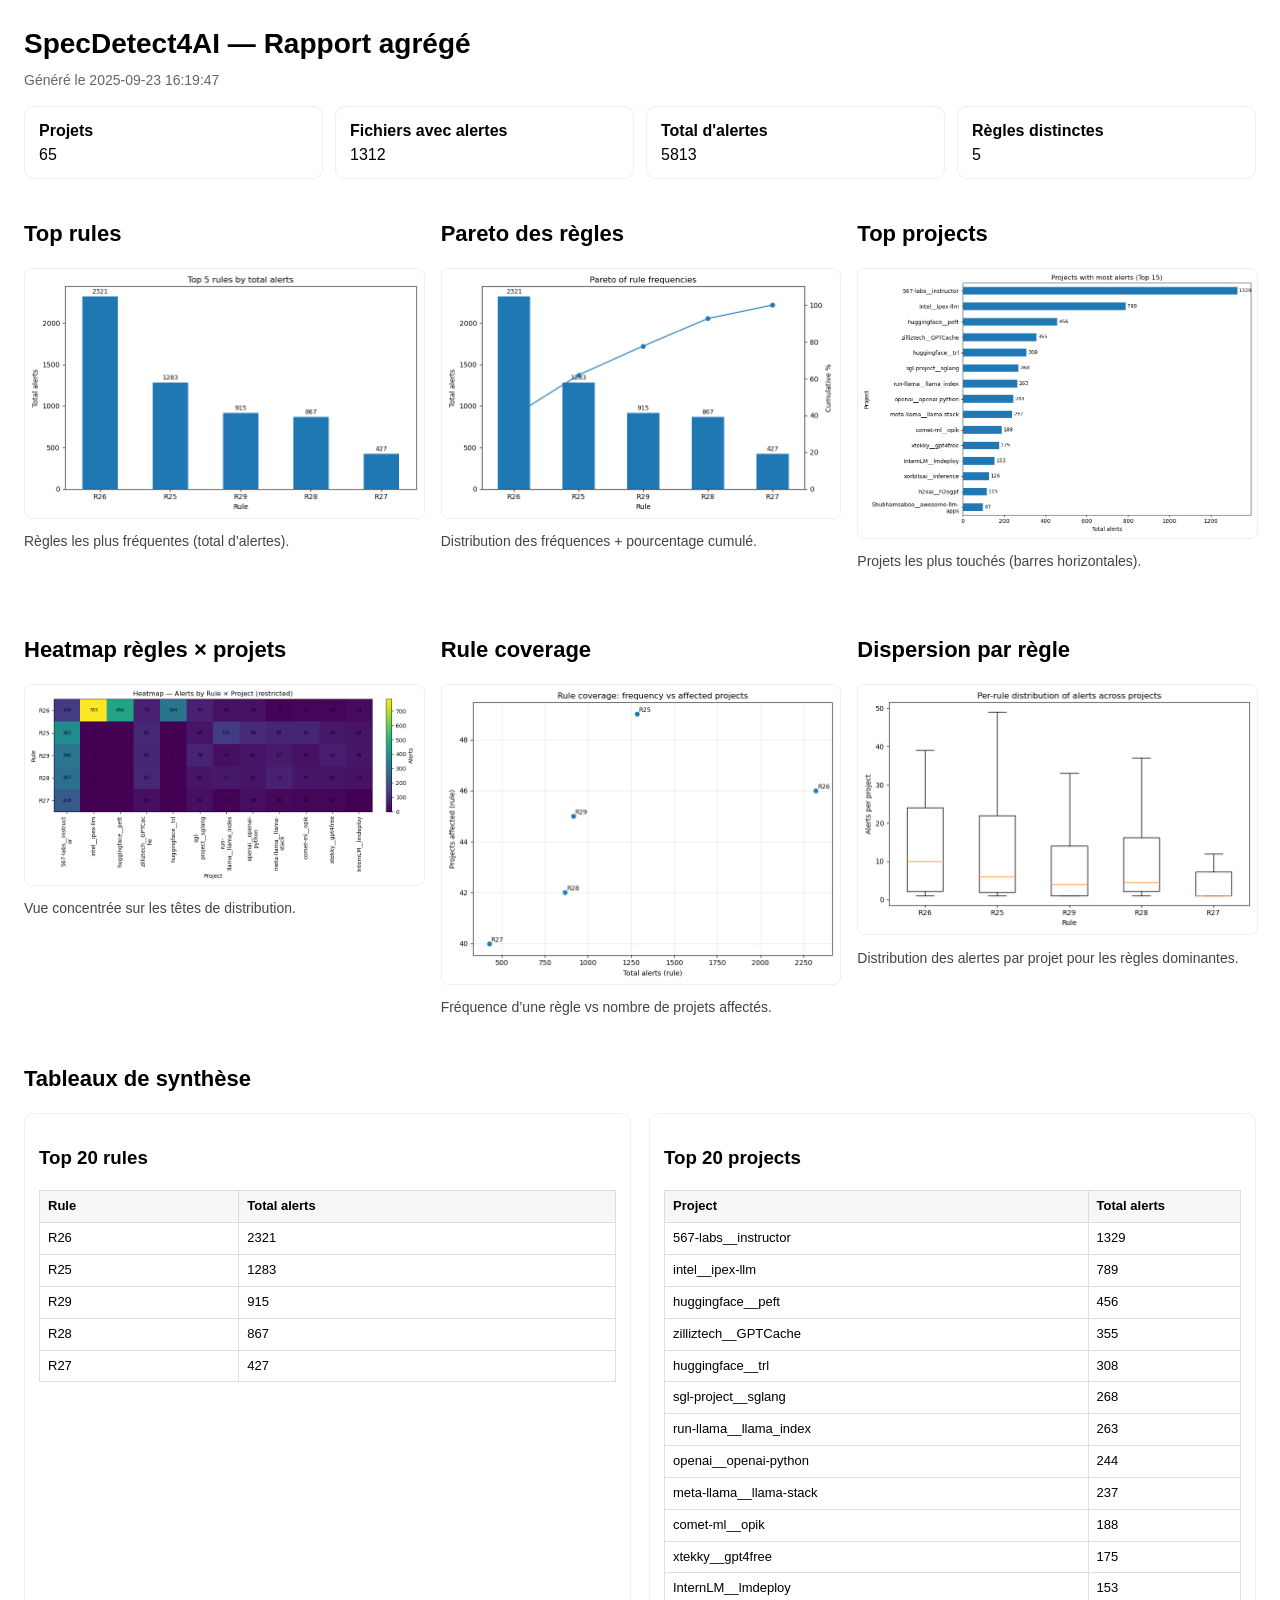
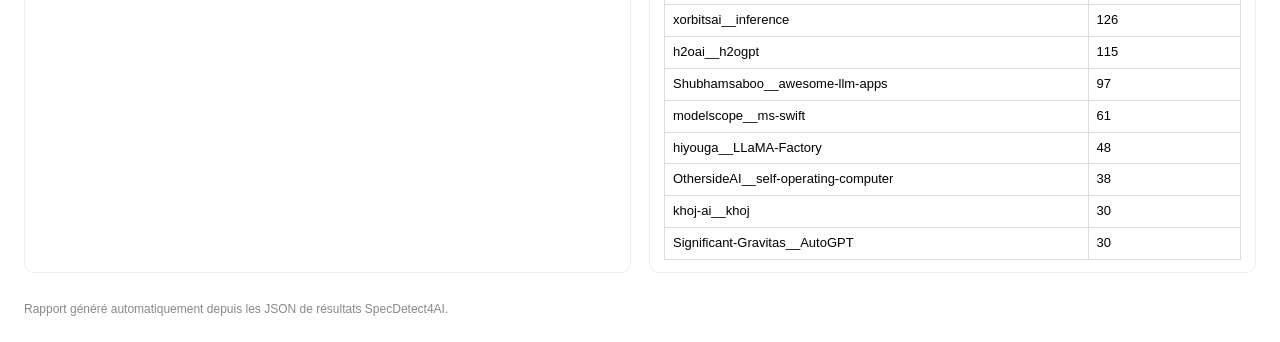
<file: extracted_metrics/report.html>
<!DOCTYPE html><html><head><meta charset='utf-8'><title>SpecDetect4AI — Rapport</title>
    <style>
      body { font-family: -apple-system, Segoe UI, Roboto, Arial, sans-serif; margin: 24px; line-height: 1.45; }
      h1 { font-size: 28px; margin-bottom: 0.2em; }
      h2 { font-size: 22px; margin-top: 1.4em; }
      .muted { color: #666; font-size: 14px; }
      .kpi { display: grid; grid-template-columns: repeat(auto-fit, minmax(180px, 1fr)); gap: 12px; margin: 16px 0 8px; }
      .card { border: 1px solid #eee; border-radius: 10px; padding: 12px 14px; }
      .grid { display: grid; grid-template-columns: repeat(auto-fit, minmax(360px, 1fr)); gap: 18px; }
      img { width: 100%; height: auto; border: 1px solid #eee; border-radius: 8px; }
      table { border-collapse: collapse; width: 100%; }
      th, td { border: 1px solid #ddd; padding: 6px 8px; }
      th { background: #f7f7f7; text-align: left; }
      .small { font-size: 13px; }
      .footer { color: #888; margin-top: 28px; font-size: 12px; }
      .caption { color: #444; font-size: 14px; margin: 6px 0 14px; }
      .two { display: grid; grid-template-columns: 1fr 1fr; gap: 18px; }
      @media (max-width: 900px) { .two { grid-template-columns: 1fr; } }
    </style>
    </head><body><h1>SpecDetect4AI — Rapport agrégé</h1><div class='muted'>Généré le 2025-09-23 16:19:47</div><div class='kpi'><div class='card'><b>Projets</b><br>65</div><div class='card'><b>Fichiers avec alertes</b><br>1312</div><div class='card'><b>Total d'alertes</b><br>5813</div><div class='card'><b>Règles distinctes</b><br>5</div></div><div class='grid'><div><h2>Top rules</h2><img src='[data-uri]' alt='top_rules'><div class='caption'>Règles les plus fréquentes (total d’alertes).</div></div><div><h2>Pareto des règles</h2><img src='[data-uri]' alt='pareto_rules'><div class='caption'>Distribution des fréquences + pourcentage cumulé.</div></div><div><h2>Top projects</h2><img src='[data-uri]' alt='top_projects'><div class='caption'>Projets les plus touchés (barres horizontales).</div></div><div><h2>Heatmap règles × projets</h2><img src='[data-uri]' alt='heatmap_rules_projects'><div class='caption'>Vue concentrée sur les têtes de distribution.</div></div><div><h2>Rule coverage</h2><img src='[data-uri]' alt='rules_coverage_scatter'><div class='caption'>Fréquence d’une règle vs nombre de projets affectés.</div></div><div><h2>Dispersion par règle</h2><img src='[data-uri]' alt='per_rule_boxplot'><div class='caption'>Distribution des alertes par projet pour les règles dominantes.</div></div></div><h2>Tableaux de synthèse</h2><div class='two'><div class='card'><h3>Top 20 rules</h3><div class='small'><table border="1" class="dataframe">
  <thead>
    <tr style="text-align: left;">
      <th>Rule</th>
      <th>Total alerts</th>
    </tr>
  </thead>
  <tbody>
    <tr>
      <td>R26</td>
      <td>2321</td>
    </tr>
    <tr>
      <td>R25</td>
      <td>1283</td>
    </tr>
    <tr>
      <td>R29</td>
      <td>915</td>
    </tr>
    <tr>
      <td>R28</td>
      <td>867</td>
    </tr>
    <tr>
      <td>R27</td>
      <td>427</td>
    </tr>
  </tbody>
</table></div></div><div class='card'><h3>Top 20 projects</h3><div class='small'><table border="1" class="dataframe">
  <thead>
    <tr style="text-align: left;">
      <th>Project</th>
      <th>Total alerts</th>
    </tr>
  </thead>
  <tbody>
    <tr>
      <td>567-labs__instructor</td>
      <td>1329</td>
    </tr>
    <tr>
      <td>intel__ipex-llm</td>
      <td>789</td>
    </tr>
    <tr>
      <td>huggingface__peft</td>
      <td>456</td>
    </tr>
    <tr>
      <td>zilliztech__GPTCache</td>
      <td>355</td>
    </tr>
    <tr>
      <td>huggingface__trl</td>
      <td>308</td>
    </tr>
    <tr>
      <td>sgl-project__sglang</td>
      <td>268</td>
    </tr>
    <tr>
      <td>run-llama__llama_index</td>
      <td>263</td>
    </tr>
    <tr>
      <td>openai__openai-python</td>
      <td>244</td>
    </tr>
    <tr>
      <td>meta-llama__llama-stack</td>
      <td>237</td>
    </tr>
    <tr>
      <td>comet-ml__opik</td>
      <td>188</td>
    </tr>
    <tr>
      <td>xtekky__gpt4free</td>
      <td>175</td>
    </tr>
    <tr>
      <td>InternLM__lmdeploy</td>
      <td>153</td>
    </tr>
    <tr>
      <td>xorbitsai__inference</td>
      <td>126</td>
    </tr>
    <tr>
      <td>h2oai__h2ogpt</td>
      <td>115</td>
    </tr>
    <tr>
      <td>Shubhamsaboo__awesome-llm-apps</td>
      <td>97</td>
    </tr>
    <tr>
      <td>modelscope__ms-swift</td>
      <td>61</td>
    </tr>
    <tr>
      <td>hiyouga__LLaMA-Factory</td>
      <td>48</td>
    </tr>
    <tr>
      <td>OthersideAI__self-operating-computer</td>
      <td>38</td>
    </tr>
    <tr>
      <td>khoj-ai__khoj</td>
      <td>30</td>
    </tr>
    <tr>
      <td>Significant-Gravitas__AutoGPT</td>
      <td>30</td>
    </tr>
  </tbody>
</table></div></div></div><div class='footer'>Rapport généré automatiquement depuis les JSON de résultats SpecDetect4AI.</div></body></html>
</file>
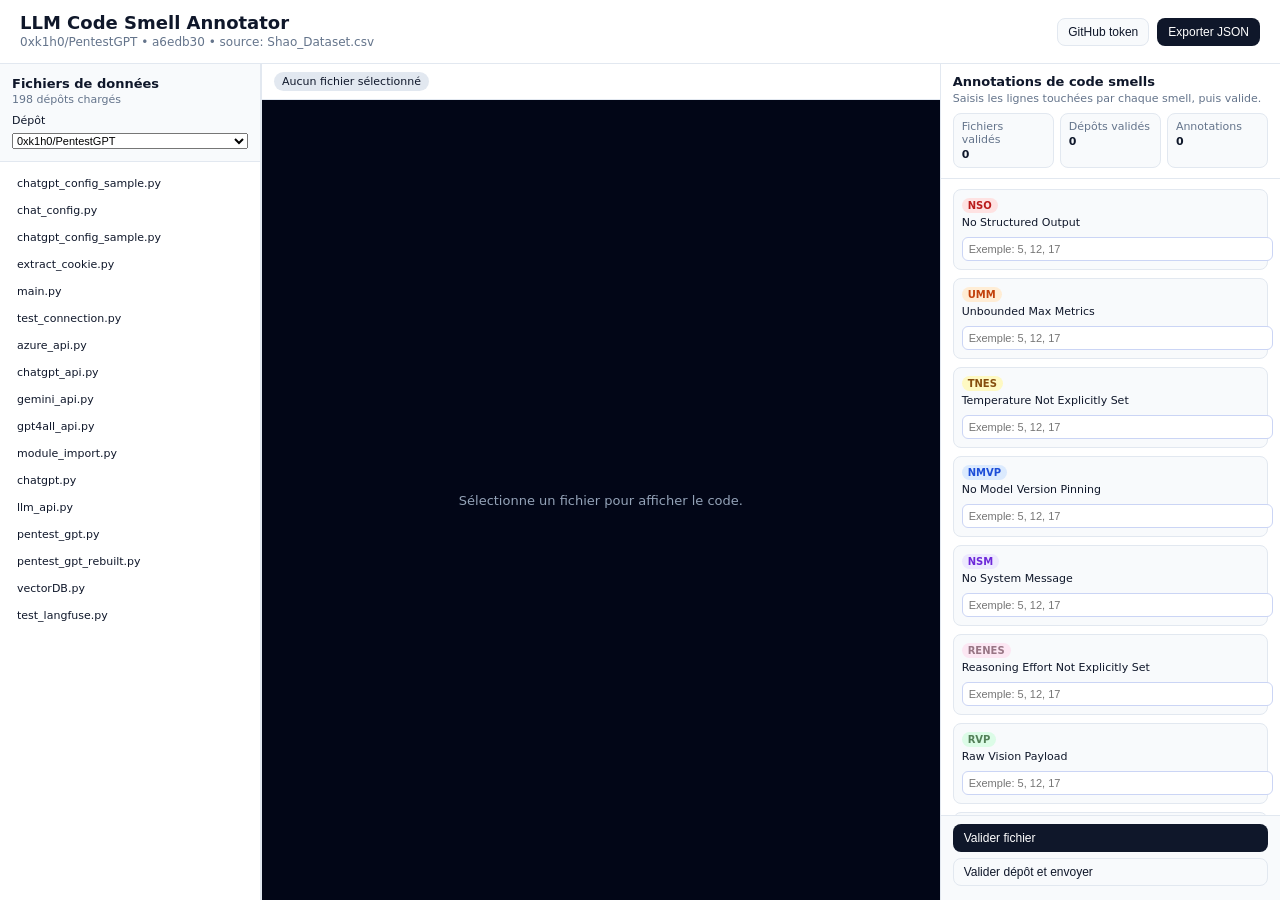
<file: Prevalence/Extraction_LLM_Files/manual.html>
<!doctype html>
<html lang="fr">
<head>
  <meta charset="utf-8">
  <title>LLM Code Smell Annotator</title>
  <meta name="viewport" content="width=device-width, initial-scale=1">
  <style>
    html, body {
      margin: 0;
      padding: 0;
      height: 100%;
      overflow: auto;
      font-family: system-ui, -apple-system, BlinkMacSystemFont, "Segoe UI", sans-serif;
      background: #f1f5f9;
      color: #0f172a;
    }
    .app {
      display: flex;
      flex-direction: column;
      height: 100%;
    }
    header {
      padding: 12px 20px;
      background: white;
      border-bottom: 1px solid #e2e8f0;
      display: flex;
      justify-content: space-between;
      align-items: center;
    }
    header h1 {
      margin: 0;
      font-size: 18px;
      font-weight: 600;
    }
    header p {
      margin: 2px 0 0;
      font-size: 12px;
      color: #64748b;
    }
    header .right {
      display: flex;
      gap: 8px;
      align-items: center;
    }
    .btn {
      border: 1px solid transparent;
      border-radius: 8px;
      padding: 6px 10px;
      font-size: 12px;
      cursor: pointer;
      display: inline-flex;
      align-items: center;
      gap: 4px;
    }
    .btn-ghost {
      background: #f8fafc;
      border-color: #e2e8f0;
      color: #0f172a;
    }
    .btn-ghost:hover {
      background: #e2e8f0;
    }
    .btn-primary {
      background: #0f172a;
      color: white;
    }
    .btn-primary:hover {
      background: #020617;
    }
    .token-panel {
      background: #e0f2fe;
      border-bottom: 1px solid #bae6fd;
      padding: 10px 20px;
    }
    .token-panel label {
      font-size: 12px;
      font-weight: 500;
      display: block;
      margin-bottom: 4px;
    }
    .token-panel input {
      width: 100%;
      max-width: 320px;
      padding: 6px 8px;
      border-radius: 8px;
      border: 1px solid #cbd5f5;
      font-size: 12px;
    }
     .layout {
      flex: 1;
      display: flex;
      min-height: 0;
      overflow: hidden;
    }
    .sidebar {
      width: 260px;
      background: white;
      border-right: 1px solid #e2e8f0;
      display: flex;
      flex-direction: column;
    }
    .sidebar-top {
      padding: 12px;
      border-bottom: 1px solid #e2e8f0;
      background: #f8fafc;
    }
    .sidebar-top h2 {
      margin: 0;
      font-size: 13px;
      font-weight: 600;
    }
    .sidebar-top p {
      margin: 2px 0 0;
      font-size: 11px;
      color: #64748b;
    }
    .field-block {
      margin-top: 8px;
    }
    .field-block label {
      display: block;
      font-size: 11px;
      font-weight: 500;
      margin-bottom: 3px;
    }
    .field-block input[type="file"],
    .field-block select {
      width: 100%;
      font-size: 11px;
    }
    .sidebar-files {
      flex: 1;
      overflow: auto;
      padding: 8px;
    }
    .file-item {
      display: flex;
      align-items: center;
      gap: 6px;
      padding: 6px 8px;
      border-radius: 6px;
      font-size: 11px;
      cursor: pointer;
      border: 1px solid transparent;
    }
    .file-item:hover {
      background: #f1f5f9;
    }
    .file-item.selected {
      background: #e0f2fe;
      border-color: #38bdf8;
    }
    .file-item.validated {
      background: #dcfce7;
      border-color: #22c55e;
    }
    .file-name {
      flex: 1;
      white-space: nowrap;
      overflow: hidden;
      text-overflow: ellipsis;
    }
    .file-badge {
      font-size: 10px;
      color: #16a34a;
    }
    .main {
      flex: 1;
      display: grid;
      grid-template-columns: minmax(0, 2.4fr) minmax(0, 1.2fr);
      border-left: 1px solid #e2e8f0;
      min-height: 0;
      overflow: hidden;

    }
    .code-panel {
      display: flex;
      flex-direction: column;
      border-right: 1px solid #e2e8f0;
      overflow: hidden;
    }
    .code-header {
      padding: 8px 12px;
      background: white;
      border-bottom: 1px solid #e2e8f0;
      display: flex;
      justify-content: space-between;
      align-items: center;
      font-size: 11px;
    }
    .code-header span.name {
      background: #e2e8f0;
      border-radius: 999px;
      padding: 3px 8px;
    }
    .code-body {
      flex: 1;
      overflow-y: auto;
      overflow-x: auto;
      background: #020617;
      min-height: 0;
      position: relative;
    }

    .code-frame {
      width: 100%;
      height: 100%;
      border: 0;
      display: none;
      background: white;
    }

    .smell-panel {
      display: flex;
      flex-direction: column;
      background: white;
    }
    .smell-header {
      padding: 10px 12px;
      border-bottom: 1px solid #e2e8f0;
    }
    .smell-header h3 {
      margin: 0;
      font-size: 13px;
      font-weight: 600;
    }
    .smell-header p {
      margin: 3px 0 0;
      font-size: 11px;
      color: #64748b;
    }
    .progress-grid {
      display: grid;
      grid-template-columns: repeat(3, minmax(0, 1fr));
      gap: 6px;
      margin-top: 8px;
    }
    .progress-card {
      background: #f8fafc;
      border-radius: 8px;
      padding: 6px 8px;
      border: 1px solid #e2e8f0;
      font-size: 10px;
    }
    .progress-card p {
      margin: 0;
    }
    .progress-card .label {
      color: #64748b;
    }
    .progress-card .value {
      font-weight: 600;
      margin-top: 2px;
      color: #0f172a;
    }
    .smell-list {
      flex: 1;
      overflow: auto;
      padding: 10px 12px;
    }
    .smell-card {
      border: 1px solid #e2e8f0;
      border-radius: 8px;
      background: #f8fafc;
      padding: 8px;
      margin-bottom: 8px;
      font-size: 11px;
    }
    .smell-card-header {
      display: flex;
      justify-content: space-between;
      align-items: flex-start;
      margin-bottom: 4px;
    }
    .smell-tag {
      display: inline-block;
      padding: 2px 6px;
      border-radius: 999px;
      font-size: 10px;
      font-weight: 600;
    }
    .tag-red { background: #fee2e2; color: #b91c1c; }
    .tag-orange { background: #ffedd5; color: #c2410c; }
    .tag-yellow { background: #fef9c3; color: #854d0e; }
    .tag-blue { background: #dbeafe; color: #1d4ed8; }
    .tag-purple { background: #ede9fe; color: #6d28d9; }
    .tag-green { background: #dcfce7; color: #538058; }
    .tag-pink { background: #fce7f3; color: #987685; }
    .tag-black { background: #d1d5db; color: #5f636c; }
    .tag-cian { background: #cffafe; color: #227389; }
    .smell-name {
      margin-top: 3px;
      font-weight: 500;
    }
    .smell-annotation-box {
      background: white;
      border-radius: 6px;
      border: 1px solid #e2e8f0;
      padding: 4px 6px;
      font-size: 11px;
      color: #0f172a;
    }
    .smell-input {
      width: 100%;
      margin-top: 4px;
      padding: 5px 6px;
      border-radius: 6px;
      border: 1px solid #cbd5f5;
      font-size: 11px;
    }
    .remove-btn {
      border: none;
      background: transparent;
      color: #b91c1c;
      cursor: pointer;
      font-size: 11px;
    }
    .smell-footer {
      padding: 8px 12px;
      border-top: 1px solid #e2e8f0;
      background: #f8fafc;
    }
    .smell-footer button {
      width: 100%;
      margin-bottom: 6px;
    }
    .status {
      font-size: 11px;
    }
    .status.error {
      color: #b91c1c;
    }
    .status.success {
      color: #15803d;
    }
    .empty-state {
      flex: 1;
      display: flex;
      align-items: center;
      justify-content: center;
      color: #94a3b8;
      font-size: 13px;
      flex-direction: column;
      gap: 8px;
      height: 100%;
      width: 100%;
    }
    .smell-panel { min-height: 0 }
    .smell-panel { overflow: hidden }

    .smell-list { min-height: 0 }
    .smell-list { overflow-y: auto }
    .smell-list { overflow-x: hidden }

    .main { min-height: 0 }
    .layout { min-height: 0 }

  </style>
</head>
<body>
<div class="app">

  <header>
    <div>
      <h1>LLM Code Smell Annotator</h1>
      <p id="repoInfo"></p>
      <p id="fileInfo"></p>
    </div>
    <div class="right">
      <button id="toggleToken" class="btn btn-ghost">GitHub token</button>
      <button id="exportJson" class="btn btn-primary">Exporter JSON</button>
    </div>
  </header>

  <div id="tokenPanel" class="token-panel" style="display:none">
    <label for="githubToken">GitHub personal access token optionnel</label>
    <input id="githubToken" type="password" placeholder="ghp_xxxxxxxxxxxxxxxxxxxx">
  </div>

  <div class="layout">
    <div class="sidebar">
      <div class="sidebar-top">
        <h2>Fichiers de données</h2>
        <p id="repoCount">Chargement...</p>

        <div class="field-block">
          <label for="repoSelect">Dépôt</label>
          <select id="repoSelect">
            <option value="">Choisir un dépôt</option>
          </select>
        </div>
      </div>

      <div class="sidebar-files" id="filesList">
        <p style="font-size:11px; color:#64748b">
          Chargement des données...
        </p>
      </div>
    </div>

    <div class="main">
      <div class="code-panel">
        <div class="code-header">
          <span class="name" id="fileNameBadge">Aucun fichier sélectionné</span>
          <span id="lineCount"></span>
        </div>

        <div class="code-body" id="codeViewer">
          <div id="codeEmpty" class="empty-state">
            <div>Sélectionne un fichier pour afficher le code.</div>
          </div>
          <iframe
            id="codeFrame"
            class="code-frame"
            title="Code navigator"
            referrerpolicy="no-referrer"
          ></iframe>
        </div>
      </div>

      <div class="smell-panel">
        <div class="smell-header">
          <h3>Annotations de code smells</h3>
          <p>Saisis les lignes touchées par chaque smell, puis valide.</p>
          <div class="progress-grid">
            <div class="progress-card">
              <p class="label">Fichiers validés</p>
              <p class="value" id="statFiles">0</p>
            </div>
            <div class="progress-card">
              <p class="label">Dépôts validés</p>
              <p class="value" id="statRepos">0</p>
            </div>
            <div class="progress-card">
              <p class="label">Annotations</p>
              <p class="value" id="statSmells">0</p>
            </div>
          </div>
        </div>

        <div class="smell-list" id="smellList">
        </div>

        <div class="smell-footer">
          <button id="validateFile" class="btn btn-primary">Valider fichier</button>
          <button id="validateRepo" class="btn btn-ghost">Valider dépôt et envoyer</button>
          <div id="statusMsg" class="status"></div>
        </div>
      </div>
    </div>
  </div>
</div>

<script>
  const SHEETS_WEBHOOK_URL = 'https://script.google.com/macros/s/AKfycbwF78viHU-PX5GthOUT8ve2PoVt6kUagO5G2AoUSMRTZ1W7Tvy0u_4IXMj7-VOqOq9oyQ/exec'
  const JSON_FILE = './repo_summary.json'
  const CSV_FILE = './merged_repos.csv'

  const NAVIGATOR_APP_BASE_URL = 'https://sco-enilno-zzz.github.io/'

  const CODE_SMELLS = [
    { id: 'NSO', name: 'No Structured Output', tagClass: 'tag-red' },
    { id: 'UMM', name: 'Unbounded Max Metrics', tagClass: 'tag-orange' },
    { id: 'TNES', name: 'Temperature Not Explicitly Set', tagClass: 'tag-yellow' },
    { id: 'NMVP', name: 'No Model Version Pinning', tagClass: 'tag-blue' },
    { id: 'NSM', name: 'No System Message', tagClass: 'tag-purple' },
    { id: 'RENES', name: 'Reasoning Effort Not Explicitly Set', tagClass: 'tag-pink' },
    { id: 'RVP', name: 'Raw Vision Payload', tagClass: 'tag-green' },
    { id: 'OSP', name: 'Overspecified Sampling Parameters', tagClass: 'tag-black' },
    { id: 'AIC', name: 'Anonymous Inference Cal', tagClass: 'tag-cian' }
  ]

  let data = null
  let repoMetadata = {}
  let selectedRepo = null
  let selectedFile = null
  let fileContent = ''
  let annotations = {}
  let validatedFiles = new Set()
  let validatedRepos = new Set()

  const repoInfoEl = document.getElementById('repoInfo')
  const fileInfoEl = document.getElementById('fileInfo')
  const repoCountEl = document.getElementById('repoCount')
  const repoSelectEl = document.getElementById('repoSelect')
  const filesListEl = document.getElementById('filesList')
  const fileNameBadgeEl = document.getElementById('fileNameBadge')
  const lineCountEl = document.getElementById('lineCount')
  const codeViewerEl = document.getElementById('codeViewer')
  const codeFrameEl = document.getElementById('codeFrame')
  const codeEmptyEl = document.getElementById('codeEmpty')
  const smellListEl = document.getElementById('smellList')
  const statFilesEl = document.getElementById('statFiles')
  const statReposEl = document.getElementById('statRepos')
  const statSmellsEl = document.getElementById('statSmells')
  const statusMsgEl = document.getElementById('statusMsg')

  document.getElementById('toggleToken').addEventListener('click', () => {
    const panel = document.getElementById('tokenPanel')
    panel.style.display = panel.style.display === 'none' ? 'block' : 'none'
  })

  repoSelectEl.addEventListener('change', () => {
    const key = repoSelectEl.value || null
    selectedRepo = key
    selectedFile = null
    fileContent = ''
    renderRepoInfo()
    renderFilesList()
    renderCode()
    renderSmellPanel()
  })

  document.getElementById('exportJson').addEventListener('click', () => {
    if (!data) return
    const exportData = {
      repositories: Object.keys(data).length,
      validatedRepos: validatedRepos.size,
      annotations,
      validatedFiles: Array.from(validatedFiles)
    }
    const blob = new Blob([JSON.stringify(exportData, null, 2)], { type: 'application/json' })
    const url = URL.createObjectURL(blob)
    const a = document.createElement('a')
    a.href = url
    a.download = 'llm-code-smell-analysis.json'
    a.click()
  })

  document.getElementById('validateFile').addEventListener('click', () => {
    commitPendingAnnotationsForCurrentFile()
    const key = annotationKeyForCurrentFile()
    if (!key) {
      statusMsgEl.textContent = 'Aucun fichier sélectionné'
      statusMsgEl.className = 'status error'
      return
    }
    validatedFiles.add(key)
    statusMsgEl.textContent = '✓ Fichier validé : ' + (selectedFile ? selectedFile.file_path.split('/').pop() : 'unknown')
    statusMsgEl.className = 'status success'
    renderFilesList()
    renderStats()
  })

  document.getElementById('validateRepo').addEventListener('click', async () => {
    if (!selectedRepo || !data) return
    validatedRepos.add(selectedRepo)
    renderStats()
    await sendRepoToGoogleSheets(selectedRepo)
  })

  async function loadDataFiles() {
    try {
      console.log('Chargement de', JSON_FILE)
      const jsonResp = await fetch(JSON_FILE)
      console.log('Réponse JSON:', jsonResp.status, jsonResp.statusText)

      if (!jsonResp.ok) {
        throw new Error('HTTP ' + jsonResp.status + ' - ' + jsonResp.statusText)
      }

      const jsonText = await jsonResp.text()
      console.log('Texte JSON (premiers 500 chars):', jsonText.substring(0, 500))

      data = JSON.parse(jsonText)
      console.log('JSON parsé, repos:', Object.keys(data).length)

      try {
        const csvResp = await fetch(CSV_FILE)
        if (csvResp.ok) {
          const csvText = await csvResp.text()
          const lines = csvText.split('\n')
          const metadata = {}
          for (let i = 1; i < lines.length; i += 1) {
            const line = lines[i]
            if (!line || !line.trim()) continue
            const values = line.split(',')
            const owner = values[1]
            const repo = values[2]
            const commitSha = values[3]
            const source = values[4]
            if (owner && repo) {
              const key = owner + '/' + repo
              metadata[key] = {
                owner,
                repo,
                commit_sha: commitSha,
                source,
                ref: commitSha || 'main'
              }
            }
          }
          repoMetadata = metadata
          const updated = {}
          Object.keys(data).forEach((repoKey) => {
            const base = data[repoKey]
            if (metadata[repoKey]) {
              updated[repoKey] = Object.assign({}, base, metadata[repoKey])
            } else {
              updated[repoKey] = base
            }
          })
          data = updated
        }
      } catch (e) {
        console.warn('CSV optionnel non trouvé:', e.message)
      }

      const repoKeys = Object.keys(data)
      console.log('Clés des repos:', repoKeys)

      repoSelectEl.innerHTML = '<option value="">Choisir un dépôt</option>'
      repoKeys.forEach((k) => {
        const opt = document.createElement('option')
        opt.value = k
        opt.textContent = k
        repoSelectEl.appendChild(opt)
      })
      repoCountEl.textContent = repoKeys.length + ' dépôts chargés'

      if (repoKeys.length > 0) {
        selectedRepo = repoKeys[0]
        repoSelectEl.value = selectedRepo
      }

      renderRepoInfo()
      renderFilesList()
      renderCode()
      renderSmellPanel()
    } catch (err) {
      console.error('Erreur complète:', err)
      repoCountEl.textContent = 'Erreur: ' + err.message
      codeViewerEl.innerHTML = '<div class="empty-state"><div>Erreur: ' + err.message + '<br><br>Vérifiez la console (F12) pour plus de détails</div></div>'
    }
  }

  function getGitHubToken() {
    let token = localStorage.getItem('github_token') || sessionStorage.getItem('github_token')
    if (!token) {
      token = prompt('Entrez votre GitHub token (optionnel):')
      if (token) {
        localStorage.setItem('github_token', token)
      }
    }
    return token || ''
  }

  function annotationKeyForCurrentFile() {
    if (!selectedRepo || !selectedFile) return null
    return selectedRepo + ':' + selectedFile.file_path
  }

  function getCurrentAnnotations() {
    const key = annotationKeyForCurrentFile()
    if (!key) return {}
    return annotations[key] || {}
  }

  function renderRepoInfo() {
    if (!selectedRepo || !data) {
      repoInfoEl.textContent = ''
      return
    }
    const repoData = data[selectedRepo]
    let text = selectedRepo
    if (repoData && repoData.commit_sha) {
      text += ' • ' + repoData.commit_sha.slice(0, 7)
    }
    if (repoData && repoData.source) {
      text += ' • source: ' + repoData.source
    }
    repoInfoEl.textContent = text
  }

  function renderFileInfo() {
    if (!selectedFile || !selectedRepo) {
      fileInfoEl.textContent = ''
      return
    }
    const repoData = data && data[selectedRepo]
    const providerText = selectedFile.providers ? selectedFile.providers.join(', ') : ''
    const src = repoData && repoData.source ? ' • source: ' + repoData.source : ''
    fileInfoEl.textContent = selectedFile.file_path + ' • provider: ' + providerText + src
  }

  function getRepoCommitForNavigator(repoKey) {
    const repoData = data && data[repoKey]
    return (repoData && repoData.commit_sha) || (repoData && repoData.ref) || 'main'
  }

  function cleanRepoFilePath(filePath) {
    let actualPath = filePath || ''
    const firstSlashIdx = actualPath.indexOf('/')
    if (firstSlashIdx !== -1) {
      actualPath = actualPath.substring(firstSlashIdx + 1)
    }
    return actualPath
  }

  function buildNavigatorUrl(repoKey, file) {
    const owner = repoKey.split('/')[0]
    const repo = repoKey.split('/')[1]
    const commit = getRepoCommitForNavigator(repoKey)
    const path = cleanRepoFilePath(file.file_path)

    const u = new URL(NAVIGATOR_APP_BASE_URL)
    u.searchParams.set('repo', owner + '/' + repo)
    u.searchParams.set('commit', commit)
    u.searchParams.set('path', path)
    return u.toString()
  }

  function renderCode() {
    fileNameBadgeEl.textContent = selectedFile ? selectedFile.file_path.split('/').pop() : 'Aucun fichier sélectionné'
    lineCountEl.textContent = ''

    if (!selectedRepo || !selectedFile) {
      codeFrameEl.src = 'about:blank'
      codeFrameEl.style.display = 'none'
      codeEmptyEl.style.display = 'flex'
      return
    }

    const url = buildNavigatorUrl(selectedRepo, selectedFile)
    codeEmptyEl.style.display = 'none'
    codeFrameEl.style.display = 'block'
    codeFrameEl.src = url
  }

  function renderFilesList() {
    filesListEl.innerHTML = ''
    if (!data || !selectedRepo) {
      const p = document.createElement('p')
      p.style.fontSize = '11px'
      p.style.color = '#64748b'
      p.textContent = 'Choisis un dépôt pour voir ses fichiers LLM.'
      filesListEl.appendChild(p)
      return
    }
    const repoData = data[selectedRepo]
    const files = (repoData && repoData.files) || []
    if (!files.length) {
      const p = document.createElement('p')
      p.style.fontSize = '11px'
      p.style.color = '#64748b'
      p.textContent = 'Aucun fichier LLM dans ce dépôt.'
      filesListEl.appendChild(p)
      return
    }
    files.forEach((f) => {
      const key = selectedRepo + ':' + f.file_path
      const div = document.createElement('div')
      div.className = 'file-item'
      if (selectedFile && selectedFile.file_path === f.file_path) {
        div.classList.add('selected')
      }
      if (validatedFiles.has(key)) {
        div.classList.add('validated')
      }
      const nameSpan = document.createElement('span')
      nameSpan.className = 'file-name'
      nameSpan.textContent = f.file_path.split('/').pop()
      const badgeSpan = document.createElement('span')
      badgeSpan.className = 'file-badge'
      if (validatedFiles.has(key)) {
        badgeSpan.textContent = '✓'
      }
      div.appendChild(nameSpan)
      if (validatedFiles.has(key)) {
        div.appendChild(badgeSpan)
      }
      div.addEventListener('click', () => {
        selectFile(selectedRepo, f)
      })
      filesListEl.appendChild(div)
    })
  }

  function selectFile(repoKey, file) {
    selectedRepo = repoKey
    selectedFile = file
    fileContent = ''
    renderRepoInfo()
    renderFilesList()
    renderSmellPanel()
    loadFileContent(repoKey, file)
  }

  async function loadFileContent(repoKey, file) {
    renderCode()
  }

  function renderStats() {
    statFilesEl.textContent = validatedFiles.size
    statReposEl.textContent = validatedRepos.size
    let total = 0
    Object.values(annotations).forEach((map) => {
      total += Object.keys(map).length
    })
    statSmellsEl.textContent = total
  }

  function commitPendingAnnotationsForCurrentFile() {
    const key = annotationKeyForCurrentFile()
    if (!key) return

    const inputs = smellListEl.querySelectorAll('input.smell-input[data-smell-id]')
    inputs.forEach((input) => {
      const smellId = input.dataset.smellId
      const value = (input.value || '').trim()
      if (!value) return
      if (!annotations[key]) annotations[key] = {}
      annotations[key][smellId] = value
    })
  }

  function renderSmellPanel() {
    smellListEl.innerHTML = ''
    const current = getCurrentAnnotations()
    CODE_SMELLS.forEach((smell) => {
      const card = document.createElement('div')
      card.className = 'smell-card'
      const header = document.createElement('div')
      header.className = 'smell-card-header'
      const left = document.createElement('div')
      const tag = document.createElement('span')
      tag.className = 'smell-tag ' + smell.tagClass
      tag.textContent = smell.id
      const name = document.createElement('div')
      name.className = 'smell-name'
      name.textContent = smell.name
      left.appendChild(tag)
      left.appendChild(name)
      header.appendChild(left)
      const has = current[smell.id]
      if (has) {
        const btn = document.createElement('button')
        btn.className = 'remove-btn'
        btn.textContent = 'Retirer'
        btn.addEventListener('click', () => {
          removeAnnotation(smell)
        })
        header.appendChild(btn)
      }
      card.appendChild(header)
      if (has) {
        const box = document.createElement('div')
        box.className = 'smell-annotation-box'
        box.textContent = 'Lignes : ' + has
        card.appendChild(box)
      } else {
        const input = document.createElement('input')
        input.className = 'smell-input'
        input.placeholder = 'Exemple: 5, 12, 17'
        input.dataset.smellId = smell.id

        input.addEventListener('blur', () => {
          const value = input.value.trim()
          if (value) addAnnotation(smell, value)
        })

        input.addEventListener('keydown', (e) => {
          if (e.key === 'Enter') {
            const value = input.value.trim()
            if (value) addAnnotation(smell, value)
          }
        })

        card.appendChild(input)
      }
      smellListEl.appendChild(card)
    })
    renderStats()
    renderFileInfo()
  }

  function addAnnotation(smell, value) {
    const key = annotationKeyForCurrentFile()
    if (!key) return
    if (!annotations[key]) {
      annotations[key] = {}
    }
    annotations[key][smell.id] = value
    renderSmellPanel()
  }

  function removeAnnotation(smell) {
    const key = annotationKeyForCurrentFile()
    if (!key) return
    if (!annotations[key]) return
    delete annotations[key][smell.id]
    if (Object.keys(annotations[key]).length === 0) {
      delete annotations[key]
    }
    renderSmellPanel()
  }

  async function sendRepoToGoogleSheets(repoKey) {
    statusMsgEl.textContent = ''
    statusMsgEl.className = 'status'

    if (!SHEETS_WEBHOOK_URL) {
      statusMsgEl.textContent = 'Aucune URL Apps Script configurée.'
      statusMsgEl.classList.add('error')
      return
    }

    if (!data) return

    const repoData = data[repoKey] || {}

    const validatedForRepo = Array.from(validatedFiles).filter((k) =>
      k.startsWith(repoKey + ':')
    )

    console.log("ANNOTATIONS DISPONIBLES :", Object.keys(annotations))

    const rows = validatedForRepo.map((entry) => {
      const filePath = entry.substring(repoKey.length + 1)

      const row = {
        file_path: filePath
      }

      CODE_SMELLS.forEach((smell) => {
        const annKey = `${repoKey}:${filePath}`
        row[smell.id] = annotations[annKey]?.[smell.id] || ''
      })

      return row
    })

    const payload = {
      repo: repoData.repo,
      owner: repoData.owner,
      repo_key: repoKey,
      commit_sha: repoData.commit_sha || repoData.ref,
      timestamp: new Date().toISOString(),
      rows: rows
    }

    try {
      statusMsgEl.textContent = 'Envoi vers Google Sheets en cours...'
      console.log("Payload envoyé :", JSON.stringify(payload, null, 2))
      console.log("PAYLOAD ENVOYÉ →", JSON.stringify(payload, null, 2))

      const resp = await fetch(SHEETS_WEBHOOK_URL, {
        method: 'POST',
        body: JSON.stringify(payload)
      })

      if (!resp.ok) throw new Error('HTTP ' + resp.status)

      const result = await resp.json()
      console.log('Réponse Google:', result)

      statusMsgEl.textContent = '✓ Dépôt envoyé à Google Sheets'
      statusMsgEl.className = 'status success'

    } catch (err) {
      console.error(err)
      statusMsgEl.textContent = "✗ Erreur lors de l'envoi: " + err.message
      statusMsgEl.className = 'status error'
    }
  }

  loadDataFiles()
</script>
</body>
</html>
</file>
